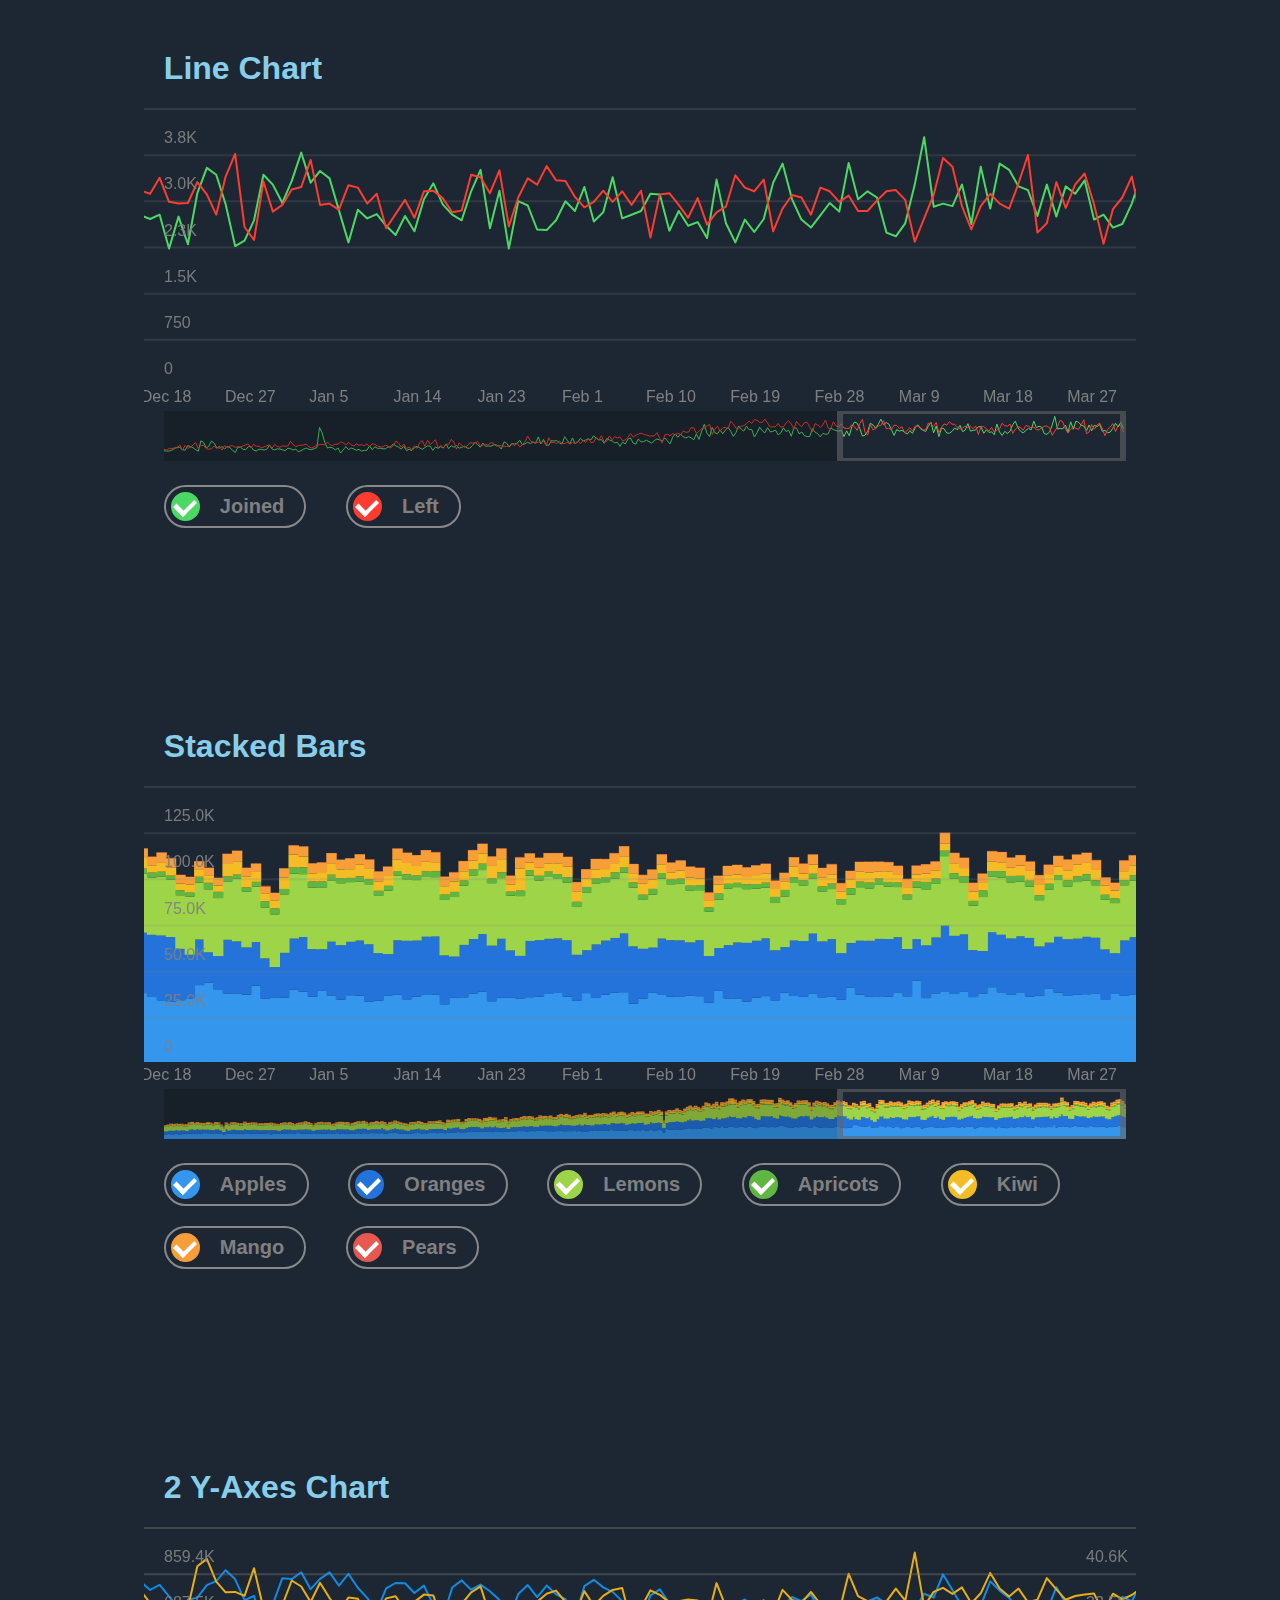
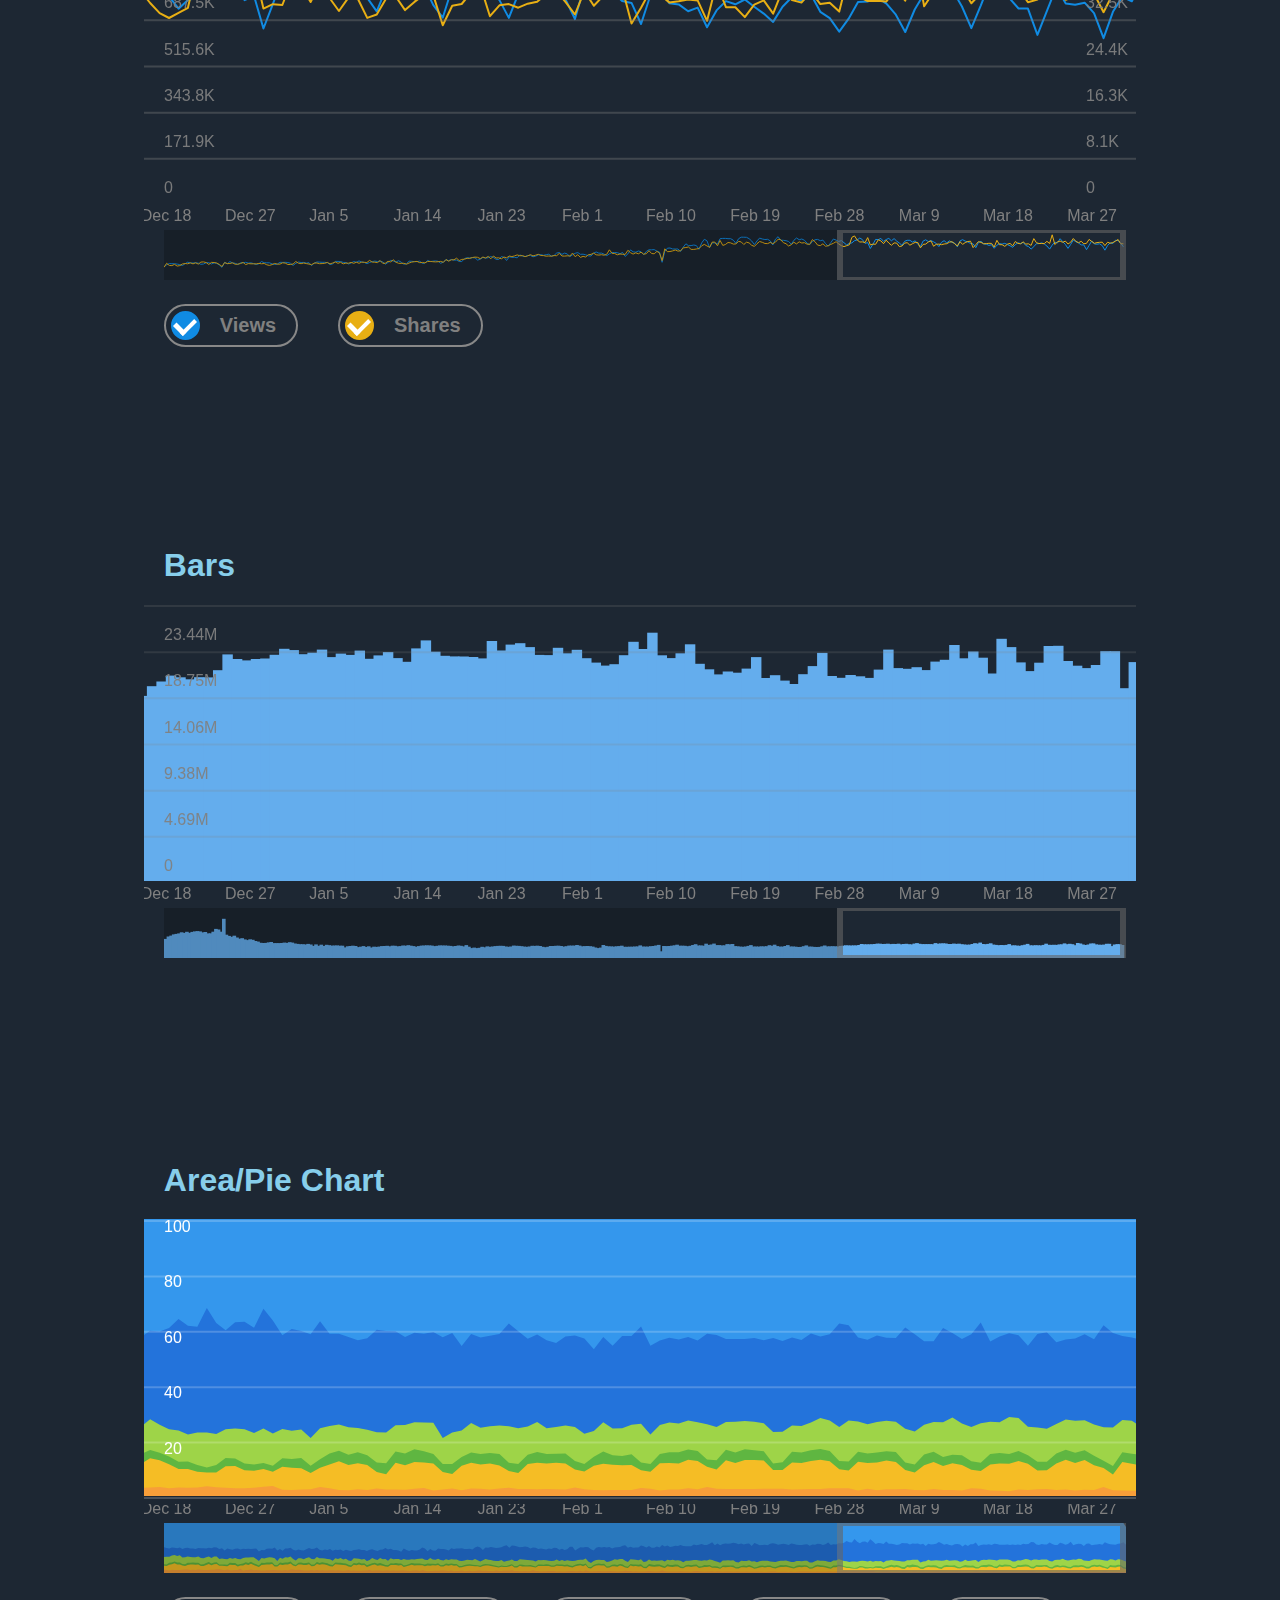
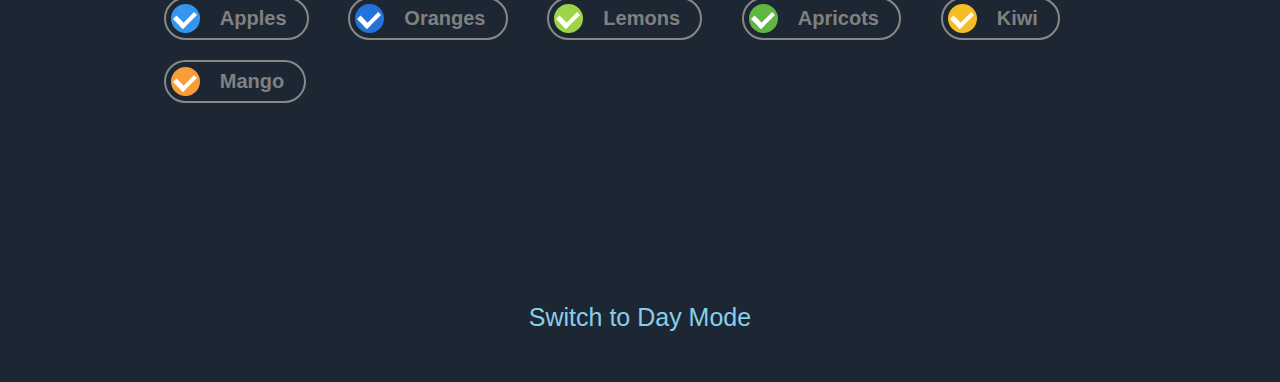
<file: index.html>
<!DOCTYPE html>
<html>
  <head>
    <title>DataGram</title>
    <meta name="viewport" content="width=device-width, initial-scale=1, maximum-scale=1, minimum-scale=1, user-scalable=no, minimal-ui, viewport-fit=cover">
    <meta name="apple-mobile-web-app-capable" content="yes">
    <title>Telegram Charts</title>
    <link rel="stylesheet" type="text/css" href="src/style.css">
  </head>
  <body>
    <main class="charts-container"></main>
    <section class="switch-button-container"></section>

    <script type="module" src="src/js/index.js"></script>


  </body>
</html>
</file>
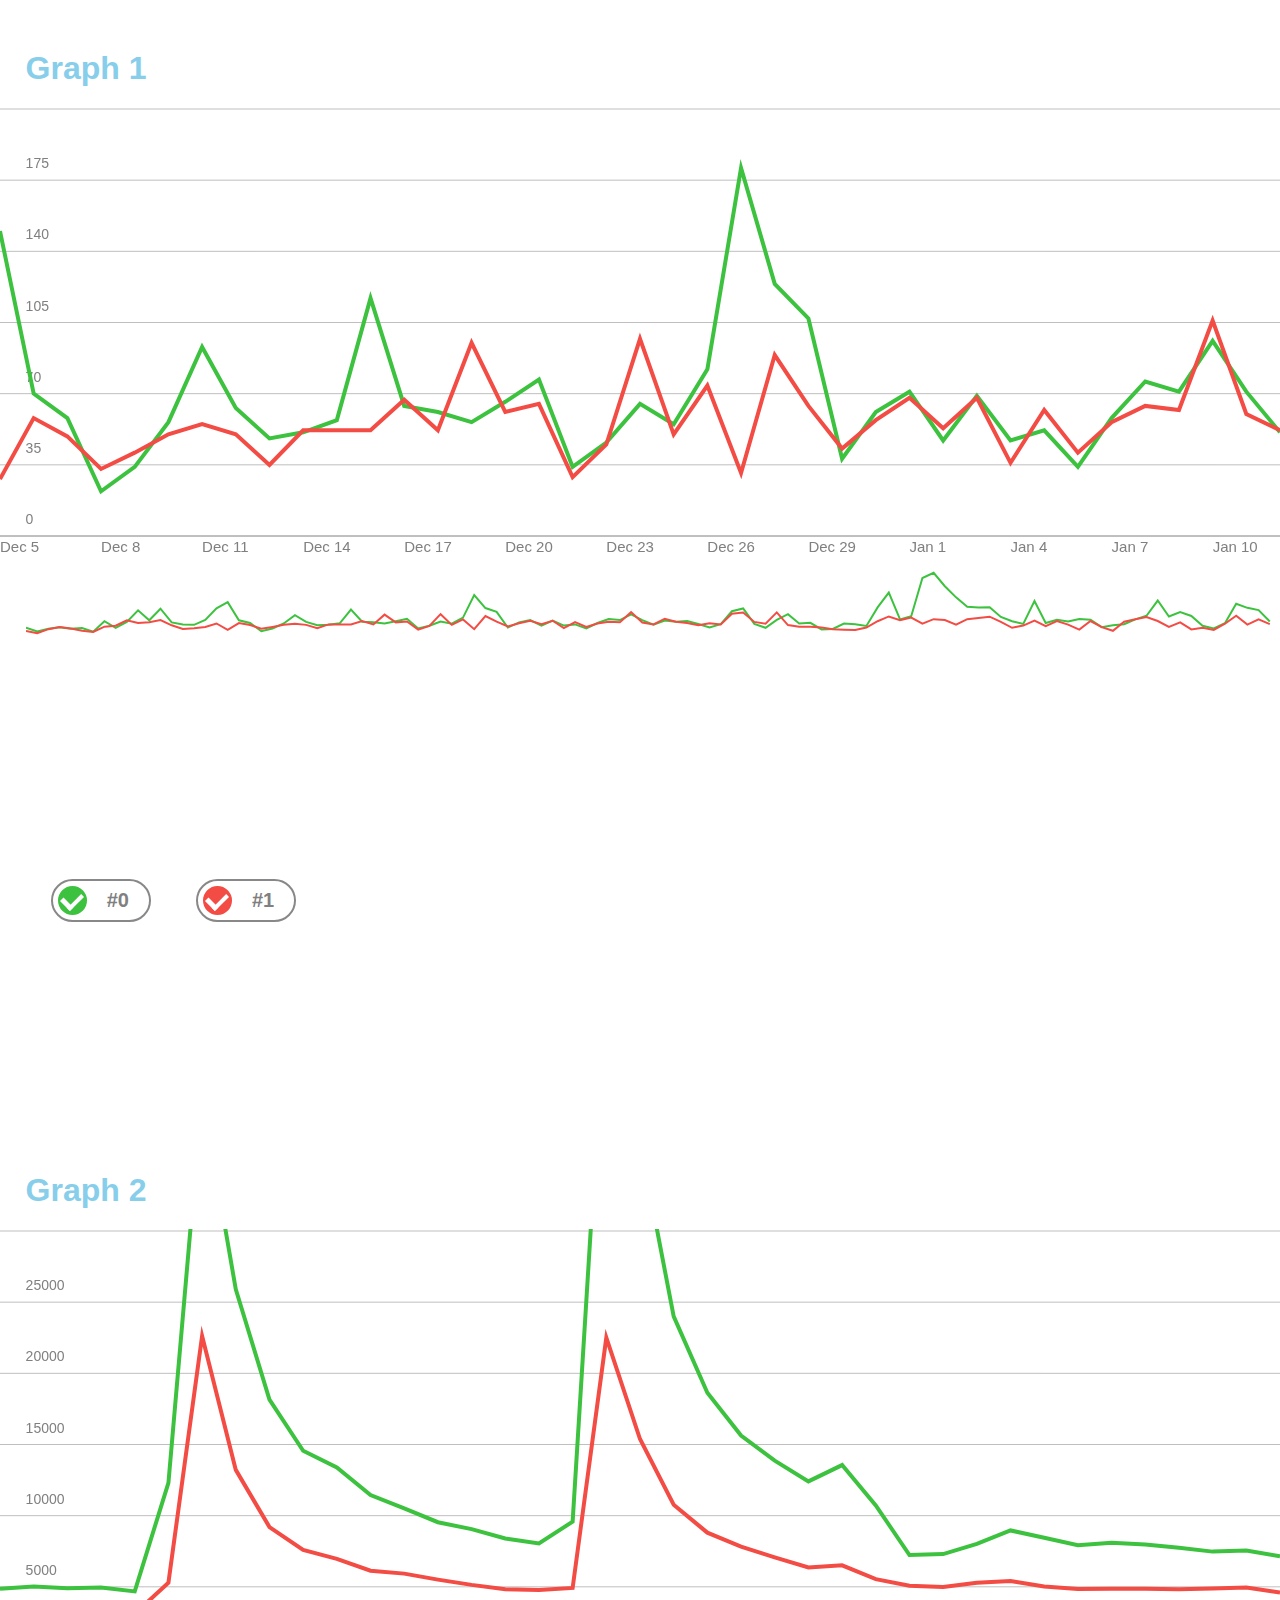
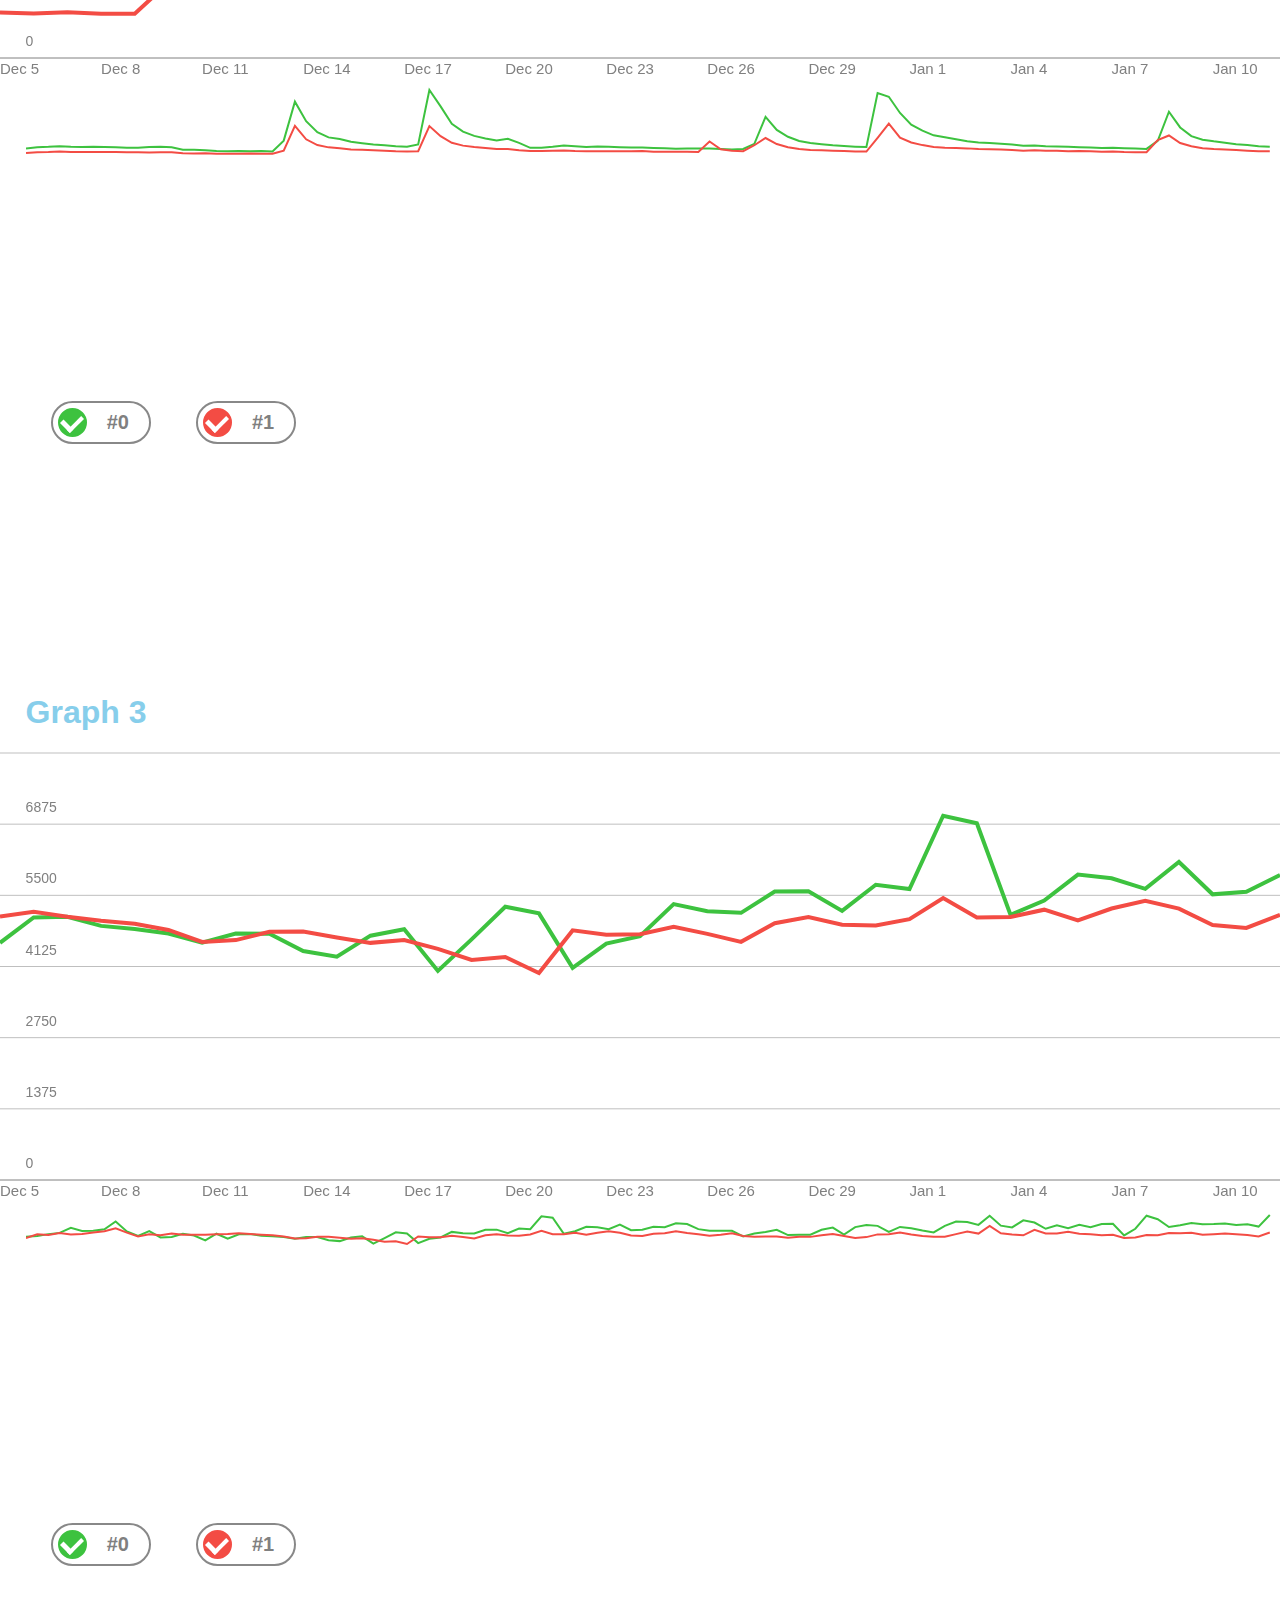
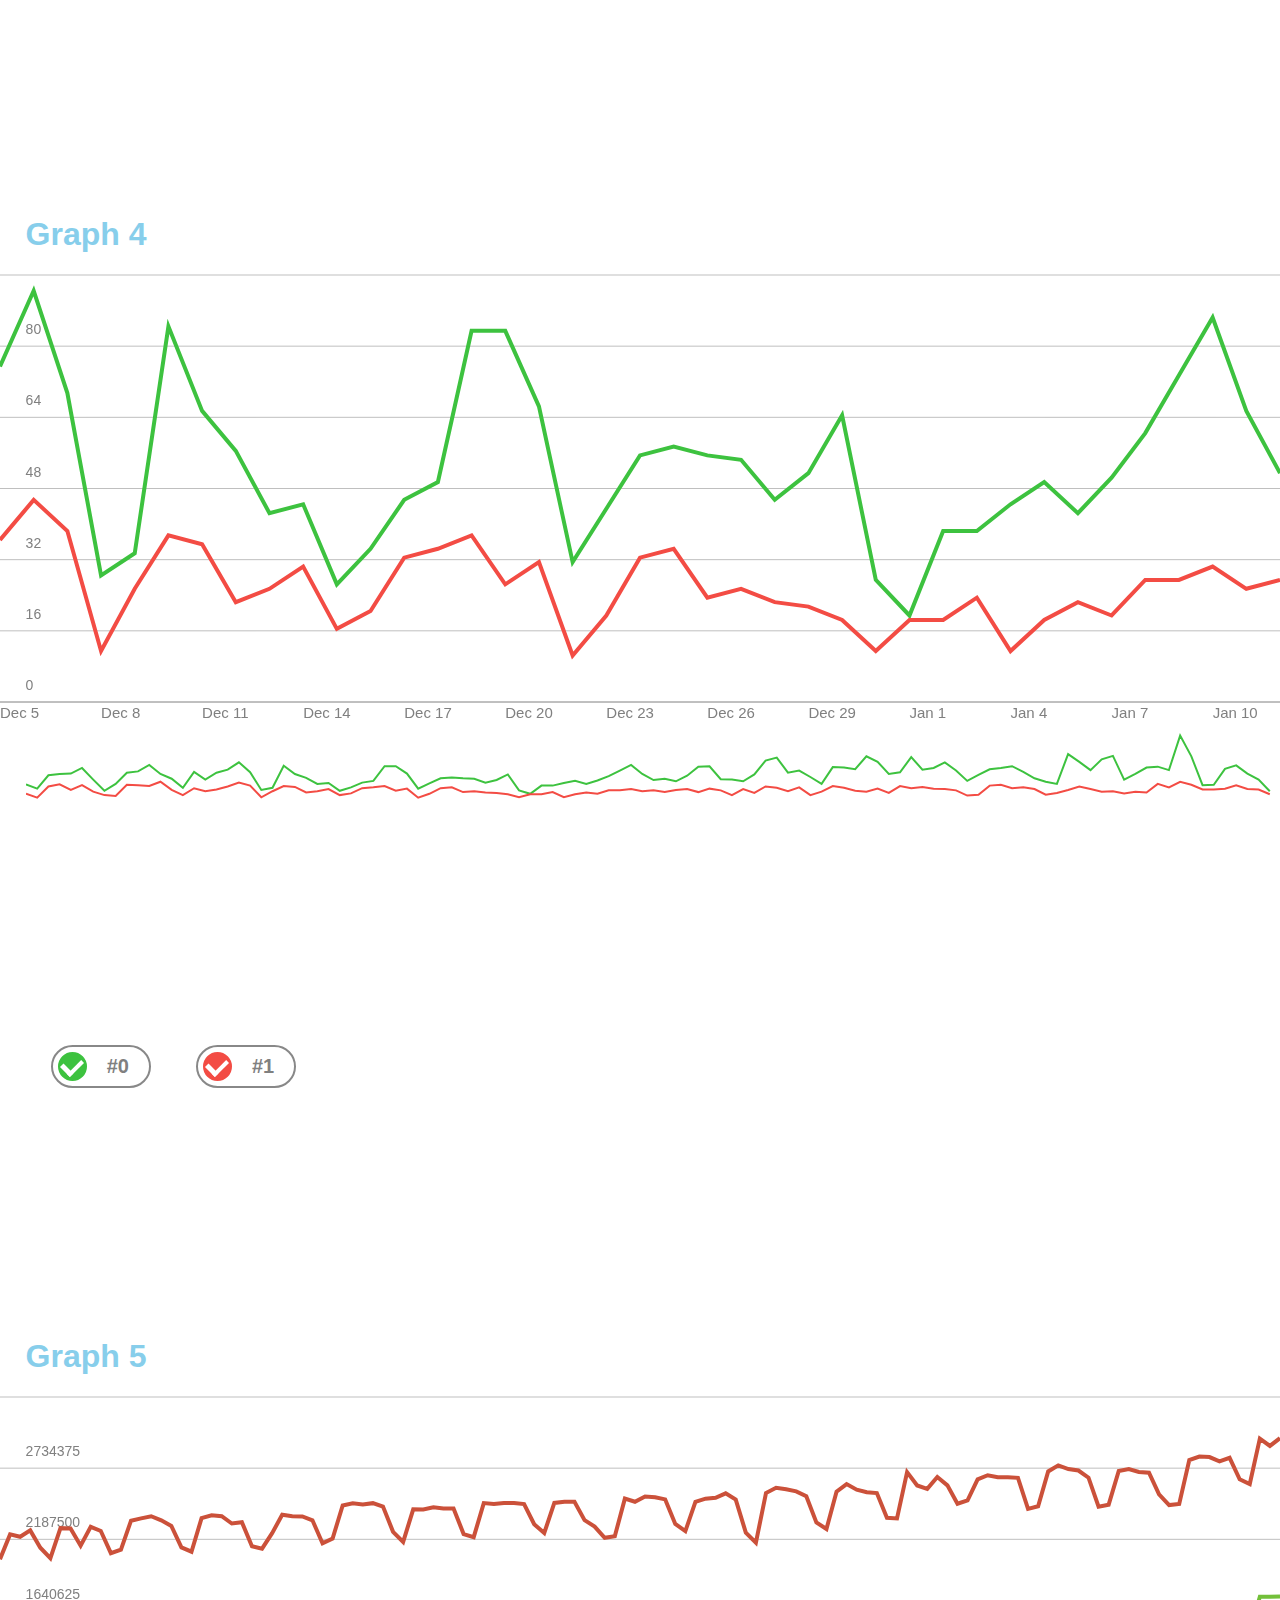
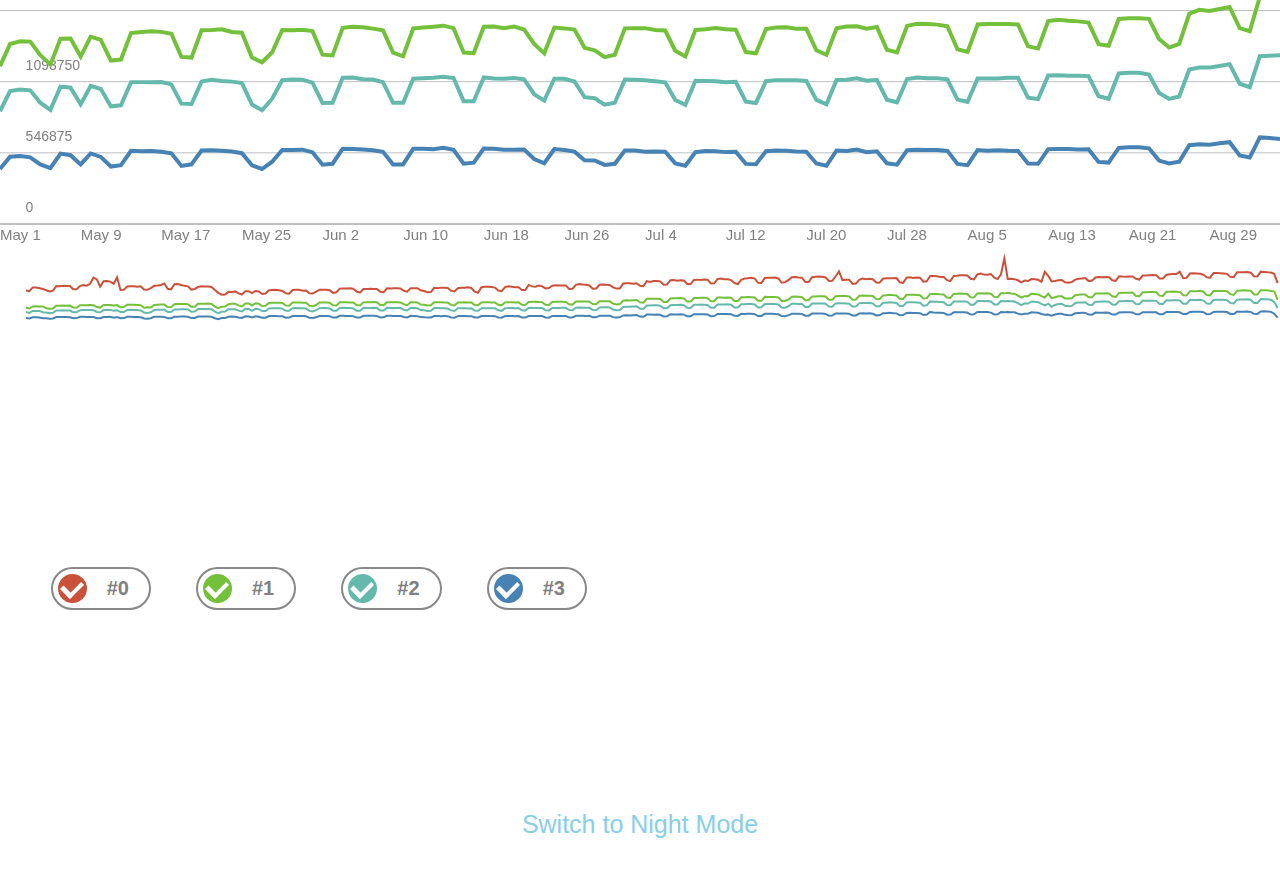
<file: datagram-OLD.html>
<!DOCTYPE html>
<html>
<head>
  <title>OLD DataGram</title>
  <link rel="stylesheet" type="text/css" href="styles.css">
</head>
<body>
  
<script type="text/javascript" src="chart_data.json"></script>
<script src="datagram-OLD.js"></script>


</body>
</html>
</file>
<file: src/style.css>
/* AREA AND PIE CHART */
.zoom-button {
  position: absolute;
  top: -5%;
  left: 0;
  font-size: 25px;
  color: lightblue;
  background-color: rgba(0, 0, 0, 0);
  border-width: 0;
  margin-left: 10px; }

.period-text {
  position: absolute;
  left: 70%;
  top: 0;
  font-size: 15px;
  color: grey; }

.pie-popup {
  top: 50%;
  left: 50%;
  background-color: white;
  text-align: center;
  font-size: 15px;
  color: black;
  padding: 5px;
  border: 1px solid black;
  border-radius: 6px;
  position: absolute;
  opacity: 0.5; }

* {
  padding: 0;
  margin: 0; }

body {
  background-color: white;
  font-family: "Lucida Grande", "Lucida Sans Unicode", Arial, Helvetica, Verdana, sans-serif;
  display: flex;
  flex-direction: column;
  align-items: center;
  overflow-x: hidden;
  /* remove horrizontal scrollbar */ }
  body h1 {
    margin-left: 2%;
    margin-bottom: 20px;
    color: skyblue; }

.charts-container {
  max-width: 992px; }

.chart {
  margin-top: 50px;
  margin-bottom: 200px;
  width: 100%;
  position: relative; }
  .chart__canvases {
    position: relative; }
  .chart__info-canvas {
    position: absolute;
    left: 0;
    top: 0;
    background-color: rgba(0, 0, 0, 0); }
  .chart__minimap {
    position: relative;
    margin-left: 2%; }
    .chart__minimap .left-space {
      position: absolute;
      top: 0;
      background-color: rgba(0, 0, 0, 0.2); }
    .chart__minimap .slider {
      position: absolute;
      top: 0;
      border-style: solid;
      border-width: 3px 6px;
      border-color: rgba(100, 100, 100, 0.6);
      touch-action: none; }
    .chart__minimap .right-space {
      position: absolute;
      top: 0;
      background-color: rgba(0, 0, 0, 0.2); }

.switch-button-container {
  text-align: center;
  color: skyblue;
  margin-bottom: 50px;
  -webkit-tap-highlight-color: rgba(255, 255, 255, 0);
  user-select: none; }
  .switch-button-container .switch-button {
    cursor: pointer;
    font-size: 25px; }

.chart__tooltip {
  text-align: center;
  font-size: 15px;
  color: black;
  padding: 5px;
  border: 1px solid black;
  border-radius: 6px;
  position: absolute;
  opacity: 0;
  transition: opacity 0.3s; }
  .chart__tooltip .header {
    float: left;
    margin: 5px;
    font-weight: bold; }
  .chart__tooltip .item {
    float: left; }
  .chart__tooltip .percentage {
    margin-right: 5px;
    font-weight: bold; }
  .chart__tooltip .name {
    margin-right: 60px; }
  .chart__tooltip .number {
    float: right; }

/* CHECKMARKS */
.button-container {
  display: flex;
  flex-direction: row;
  justify-content: space-around;
  align-items: center;
  float: left;
  cursor: pointer;
  font-size: 20px;
  font-weight: bold;
  color: grey;
  -webkit-user-select: none;
  -moz-user-select: none;
  -ms-user-select: none;
  border-radius: 50px;
  padding: 5px;
  padding-right: 20px;
  padding-left: 5px;
  top: 30px;
  margin-right: 20px;
  margin-top: 20px;
  border: 2px solid #888;
  margin-left: 2%;
  -webkit-tap-highlight-color: rgba(255, 255, 255, 0); }
  .button-container input {
    display: none; }
  .button-container input:checked ~ .checkmark:after {
    opacity: 1;
    transition: opacity 300ms ease-in-out 0.2s; }
  .button-container .checkmark {
    position: relative;
    margin-right: 20px;
    height: 25px;
    width: 25px;
    border-radius: 50%;
    transition: background-color 300ms ease-in-out 0.1s; }
    .button-container .checkmark:after {
      content: "";
      position: absolute;
      opacity: 0;
      left: 5px;
      top: 1px;
      width: 10px;
      height: 15px;
      border: solid white;
      border-width: 0 4px 5px 0;
      -webkit-transform: rotate(45deg);
      -ms-transform: rotate(45deg);
      transform: rotate(45deg); }
</file>
<file: styles.css>
*{
    padding: 0;
    margin: 0;
}
body{
    background-color: rgb(255, 255, 255);
    font-family: "Lucida Grande", "Lucida Sans Unicode", Arial, Helvetica, Verdana, sans-serif;
    display: flex;
    flex-direction: column;
    /* align-items: center; */
    /* flex-wrap: wrap; */

    overflow-x: hidden; /* remove hor scrollbar */
}

.main-container{
    margin-top: 50px;
    margin-bottom: 200px;
    /* margin-right: 150px; */
    width: 100%;
    /* height: 500px; */
    position: relative;
    /* box-sizing: border-box; */
    /* float: left; */
}
/* @media(min-width: 800px){ */
/*     .main-container{ */
/*         width: 66%; */
/*     } */
/* } */
/* @media(min-width: 1000px){ */
/*     .main-container{ */
/*         width: 85%; */
/*     } */
/* } */
.canvases-container {
    position: relative;
}

.info-canvas {
    position: absolute;
    left: 0;
    top: 0;
    background-color: rgba(0, 0, 0, 0);
}


.minimap-div {
    position: relative;
    /* margin-top: 30px; */
    margin-left: 2%;
    /* margin-right: 2%; */
    /* height: 50px; */
}

h1 {
    margin-left: 2%;
    margin-bottom: 20px;
    color: skyblue;
}

#switch-button{
    cursor: pointer;
    font-size: 25px;
    
}
#switch-container{
    text-align: center;
    color: skyblue;
    margin-bottom: 50px;
    -webkit-tap-highlight-color:  rgba(255, 255, 255, 0); 

    
}


.myTooltip {

  text-align: center;
  font-size: 15px;
  color: black;
  padding: 5px;
  border: 1px solid black;
  border-radius: 6px;

  position: absolute;

  opacity: 0;
  transition: opacity 0.3s;
  /* white-space: nowrap; */

}
.myTooltip .header{
    float: left;
    margin: 5px;
    font-weight: bold;
}
.myTooltip .item{
    float:left;
    /* color: black; */
}
.myTooltip .percentage{
    margin-right: 5px;
    font-weight: bold;
}
.myTooltip .name{
    margin-right: 60px;
}
.myTooltip .number{
    float: right;
}

/* SLIDERS */


.left-space{
    position: absolute;
    top: 0;
    background-color: rgba(0, 0, 0, 0.2);
}

.slider{
    position: absolute;
    top: 0;
    border-style: solid;
    border-width: 3px 6px;
    border-color: rgba(100, 100, 100, 0.6);
    touch-action: none;


}

.right-space{
    position: absolute;
    top: 0;
    background-color: rgba(0, 0, 0, 0.2);


}


/* CHECKMARKS */
.button-container{
    /*display: inline; */
    display: flex;
    flex-direction: row;
    justify-content: space-around;
    align-items: center;

    float:left;
    /* position: relative; */
    cursor: pointer;
    font-size: 20px;
    font-weight: bold;
    color: grey;

    -webkit-user-select: none;
    -moz-user-select: none;
    -ms-user-select:none;

    border-radius: 50px;
    padding: 5px;
    padding-right: 20px;
    padding-left: 5px;
    top: 30px;
    margin-right: 20px;
    margin-top: 20px;
    border: 2px solid #888;
    margin-left: 2%;

    -webkit-tap-highlight-color:  rgba(255, 255, 255, 0); 


}

.button-container input{
    display: none;
}

.button-container input:checked ~ .checkmark:after {
    opacity: 1;
    transition: opacity 300ms ease-in-out 0.2s;

}

.button-container .checkmark:after {
    left: 5px;
    top: 1px;
    width: 10px;
    height: 15px;
    border: solid white;
    border-width: 0 4px 5px 0;
    -webkit-transform: rotate(45deg);
    -ms-transform: rotate(45deg);
    transform: rotate(45deg);
}


.checkmark{
    position: relative;
    margin-right: 20px;
    height: 25px;
    width: 25px;
    border-radius: 50%;
    transition: background-color 300ms ease-in-out 0.1s;
}
.checkmark:after {
    content: "";
    position: absolute;
    opacity: 0;
}


#afterword {
    text-align: center;
    padding: 5px;
    color: grey;
    font-family: "Helvetica";
    margin-bottom: 90px;

}
#afterword a{
    color: teal;
    font-weight: bold;
}


.zoom-button {
    position: absolute;
    top: -5%;
    left: 0;
    font-size: 25px;
    color: lightblue;
    background-color: rgba(0, 0, 0, 0);
    border-width: 0;
    margin-left: 10px;
}
.period-text{
    position: absolute;
    left: 70%;
    top: 0;
    font-size: 15px;
    color: grey;
}
.pie-popup{
    /* position:absolute; */
    top: 50%;
    left: 50%;
    /* border: 1px solid grey; */
    /* border-radius: 30%; */
    background-color: white;
    text-align: center;
    font-size: 15px;
    color: black;
    padding: 5px;
    border: 1px solid black;
    border-radius: 6px;

    position: absolute;

    opacity: 0.5;
    /* transition: opacity 0.3s; */
}
</file>
